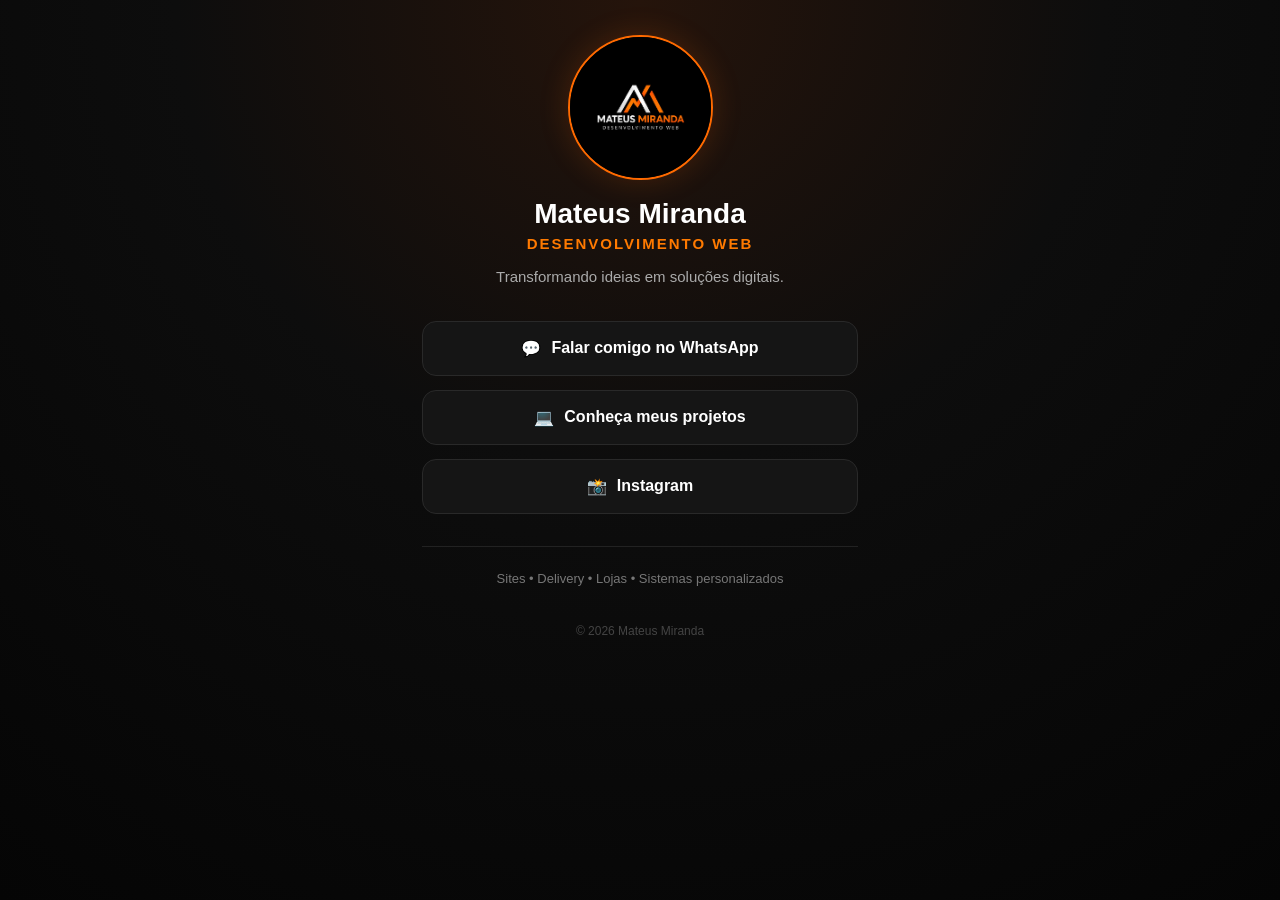
<file: index.html>
<!DOCTYPE html>
<html lang="pt-br">

<head>
    <meta charset="UTF-8">
    <meta name="viewport" content="width=device-width, initial-scale=1.0">

    <title>Mateus Miranda | Desenvolvimento Web</title>

    <link rel="stylesheet" href="style.css">
</head>

<body>

    <main class="perfil">

        <header class="perfil-header">

            <img src="assets/logo.jpeg" alt="Mateus Miranda Desenvolvimento Web" class="logo">

            <h1>Mateus Miranda</h1>

            <p class="profissao">
                Desenvolvimento Web
            </p>

            <p class="descricao">
                Transformando ideias em soluções digitais.
            </p>

        </header>

        <section class="links">

            <a href="https://wa.me/5538992612174?text=Olá%2C%20Mateus!%20Vi%20seu%20trabalho%20e%20gostaria%20de%20saber%20mais%20sobre%20desenvolvimento%20de%20um%20site."
                class="link-card" target="_blank">

                <span>💬</span>
                Falar comigo no WhatsApp

            </a>

            <a href="projetos.html" class="link-card">
                <span>💻</span>
                Conheça meus projetos
            </a>

            <a href="https://www.instagram.com/mateusmiranda_dev/" class="link-card" target="_blank">

                <span>📸</span>
                Instagram

            </a>

        </section>

        <section class="servicos">
            <p>
                Sites • Delivery • Lojas • Sistemas personalizados
            </p>
        </section>

        <footer>
            <p>© 2026 Mateus Miranda</p>
        </footer>

    </main>

</body>

</html>
</file>
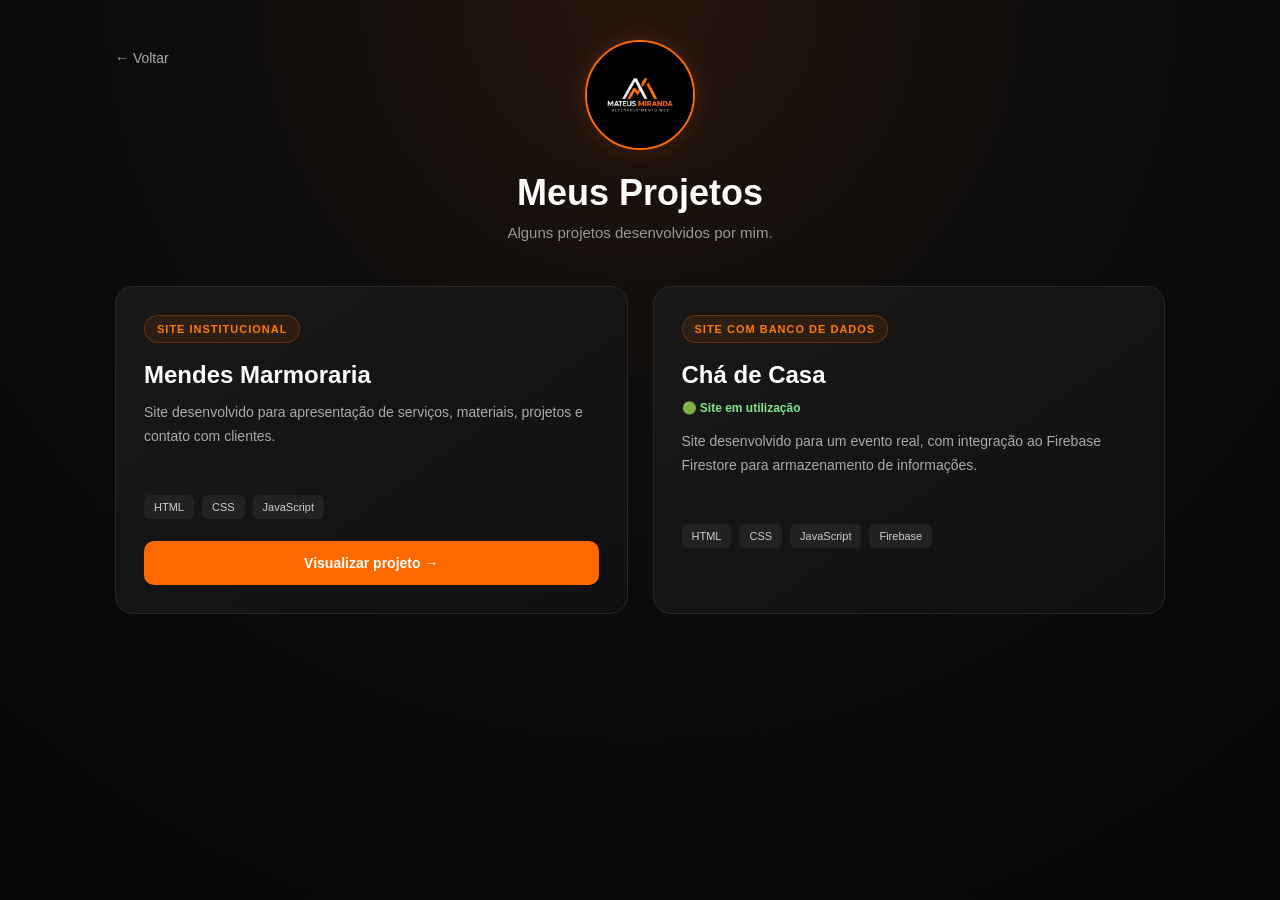
<file: projetos.html>
<!DOCTYPE html>
<html lang="pt-br">

<head>
    <meta charset="UTF-8">
    <meta name="viewport" content="width=device-width, initial-scale=1.0">

    <title>Meus Projetos | Mateus Miranda</title>

    <link rel="stylesheet" href="projetos.css">
</head>

<body>

    <main class="portfolio">

        <header class="portfolio-header">

            <a href="index.html" class="voltar">
                ← Voltar
            </a>

            <img src="assets/logo.jpeg" alt="Mateus Miranda Desenvolvimento Web" class="logo">

            <h1>Meus Projetos</h1>

            <p>
                Alguns projetos desenvolvidos por mim.
            </p>

        </header>

        <section class="projetos-grid">

            <!-- MENDES MARMORARIA -->

            <article class="projeto-card">

                <div class="projeto-info">

                    <span class="categoria">
                        Site Institucional
                    </span>

                    <h2>Mendes Marmoraria</h2>

                    <p>
                        Site desenvolvido para apresentação de serviços,
                        materiais, projetos e contato com clientes.
                    </p>

                    <div class="tecnologias">
                        <span>HTML</span>
                        <span>CSS</span>
                        <span>JavaScript</span>
                    </div>

                    <a href="https://mateusguanabara.github.io/site-mendes-marmoraria/" target="_blank"
                        class="btn-projeto">
                        Visualizar projeto →
                    </a>

                </div>

            </article>


            <!-- CHÁ DE CASA -->

            <article class="projeto-card">

                <div class="projeto-info">

                    <span class="categoria">
                        Site com Banco de Dados
                    </span>

                    <h2>Chá de Casa</h2>

                    <span class="status-projeto">
                        🟢 Site em utilização
                    </span>

                    <p>
                        Site desenvolvido para um evento real,
                        com integração ao Firebase Firestore
                        para armazenamento de informações.
                    </p>

                    <div class="tecnologias">
                        <span>HTML</span>
                        <span>CSS</span>
                        <span>JavaScript</span>
                        <span>Firebase</span>
                    </div>

                </div>

            </article>
    </main>

</body>

</html>
</file>
<file: style.css>
* {
    margin: 0;
    padding: 0;
    box-sizing: border-box;
}

body {
    min-height: 100vh;
    background:
        radial-gradient(circle at top, #25140b 0%, #0d0d0d 42%, #050505 100%);
    color: #fff;
    font-family: Arial, Helvetica, sans-serif;
    display: flex;
    justify-content: center;
}

.perfil {
    width: 100%;
    max-width: 480px;
    min-height: 100vh;
    padding: 35px 22px 25px;
    text-align: center;
}

/* TOPO */

.perfil-header {
    display: flex;
    flex-direction: column;
    align-items: center;
}

.logo {
    width: 145px;
    height: 145px;
    object-fit: cover;
    border-radius: 50%;
    border: 2px solid #ff6a00;
    box-shadow: 0 0 30px rgba(255, 106, 0, 0.18);
    margin-bottom: 18px;
}

.perfil-header h1 {
    font-size: 28px;
    margin-bottom: 5px;
}

.profissao {
    color: #ff7a00;
    font-size: 15px;
    font-weight: bold;
    text-transform: uppercase;
    letter-spacing: 2px;
}

.descricao {
    color: #aaa;
    font-size: 15px;
    line-height: 1.5;
    margin-top: 14px;
}

/* LINKS */

.links {
    display: flex;
    flex-direction: column;
    gap: 14px;
    margin-top: 32px;
}

.link-card {
    width: 100%;
    padding: 17px 20px;
    background: #151515;
    border: 1px solid #292929;
    border-radius: 14px;

    color: #fff;
    text-decoration: none;
    font-size: 16px;
    font-weight: bold;

    display: flex;
    align-items: center;
    justify-content: center;
    gap: 10px;

    transition: 0.25s;
}

.link-card:hover {
    background: #ff6a00;
    border-color: #ff6a00;
    transform: translateY(-3px);
    box-shadow: 0 8px 25px rgba(255, 106, 0, 0.25);
}

/* SERVIÇOS */

.servicos {
    margin-top: 32px;
    padding-top: 22px;
    border-top: 1px solid #222;
}

.servicos p {
    color: #777;
    font-size: 13px;
    line-height: 1.6;
}

/* RODAPÉ */

footer {
    margin-top: 35px;
}

footer p {
    color: #444;
    font-size: 12px;
}

/* CELULAR */

@media (max-width: 500px) {
    .perfil {
        padding-top: 28px;
    }

    .logo {
        width: 125px;
        height: 125px;
    }

    .perfil-header h1 {
        font-size: 25px;
    }

    .link-card {
        padding: 16px;
        font-size: 15px;
    }
}
</file>
<file: projetos.css>
* {
    margin: 0;
    padding: 0;
    box-sizing: border-box;
}

body {
    min-height: 100vh;
    background:
        radial-gradient(circle at top, #25140b 0%, #0d0d0d 40%, #050505 100%);
    color: #fff;
    font-family: Arial, Helvetica, sans-serif;
}

.portfolio {
    width: 90%;
    max-width: 1050px;
    margin: auto;
    padding: 40px 0 60px;
}

/* =========================
   CABEÇALHO
========================= */

.portfolio-header {
    text-align: center;
    margin-bottom: 45px;
    position: relative;
}

.logo {
    width: 110px;
    height: 110px;
    object-fit: cover;
    border-radius: 50%;
    border: 2px solid #ff6a00;
    box-shadow: 0 0 25px rgba(255, 106, 0, 0.2);
    margin-bottom: 18px;
}

.portfolio-header h1 {
    font-size: 36px;
    margin-bottom: 10px;
}

.portfolio-header p {
    color: #999;
    font-size: 15px;
}

.voltar {
    position: absolute;
    top: 10px;
    left: 0;

    color: #aaa;
    text-decoration: none;
    font-size: 14px;

    transition: 0.2s;
}

.voltar:hover {
    color: #ff6a00;
}

/* =========================
   PROJETOS
========================= */

.projetos-grid {
    display: grid;
    grid-template-columns: repeat(2, 1fr);
    gap: 25px;
}

.projeto-card {
    background: linear-gradient(
        145deg,
        #181818,
        #101010
    );

    border: 1px solid #292929;
    border-radius: 18px;
    padding: 28px;

    transition: 0.3s;
}

.projeto-card:hover {
    transform: translateY(-6px);
    border-color: #ff6a00;

    box-shadow:
        0 15px 40px rgba(0, 0, 0, 0.4),
        0 0 20px rgba(255, 106, 0, 0.08);
}

.categoria {
    display: inline-block;

    color: #ff7a00;
    background: rgba(255, 106, 0, 0.1);

    border: 1px solid rgba(255, 106, 0, 0.25);
    border-radius: 20px;

    padding: 7px 12px;

    font-size: 11px;
    font-weight: bold;
    text-transform: uppercase;
    letter-spacing: 1px;

    margin-bottom: 18px;
}

.projeto-info h2 {
    font-size: 24px;
    margin-bottom: 12px;
}

.projeto-info > p {
    color: #aaa;
    line-height: 1.7;
    font-size: 14px;

    min-height: 72px;
}

/* =========================
   TECNOLOGIAS
========================= */

.tecnologias {
    display: flex;
    flex-wrap: wrap;
    gap: 8px;

    margin: 22px 0;
}

.tecnologias span {
    background: #222;
    color: #ccc;

    padding: 6px 10px;
    border-radius: 6px;

    font-size: 11px;
}

/* =========================
   BOTÃO
========================= */

.btn-projeto {
    display: inline-flex;
    align-items: center;
    justify-content: center;

    width: 100%;

    padding: 14px 18px;

    background: #ff6a00;
    color: #fff;

    border-radius: 10px;

    text-decoration: none;
    font-size: 14px;
    font-weight: bold;

    transition: 0.25s;
}

.btn-projeto:hover {
    background: #ff7a00;
    transform: translateY(-2px);

    box-shadow: 0 7px 20px rgba(255, 106, 0, 0.25);
}

/* =========================
   RESPONSIVO
========================= */

@media (max-width: 700px) {

    .portfolio {
        width: 92%;
        padding-top: 25px;
    }

    .portfolio-header {
        padding-top: 35px;
    }

    .portfolio-header h1 {
        font-size: 29px;
    }

    .voltar {
        top: 0;
    }

    .logo {
        width: 95px;
        height: 95px;
    }

    .projetos-grid {
        grid-template-columns: 1fr;
    }

    .projeto-info > p {
        min-height: auto;
    }
}

.status-projeto {
    display: block;
    width: fit-content;
    margin-bottom: 15px;

    color: #7ee787;
    font-size: 12px;
    font-weight: bold;
}
</file>
